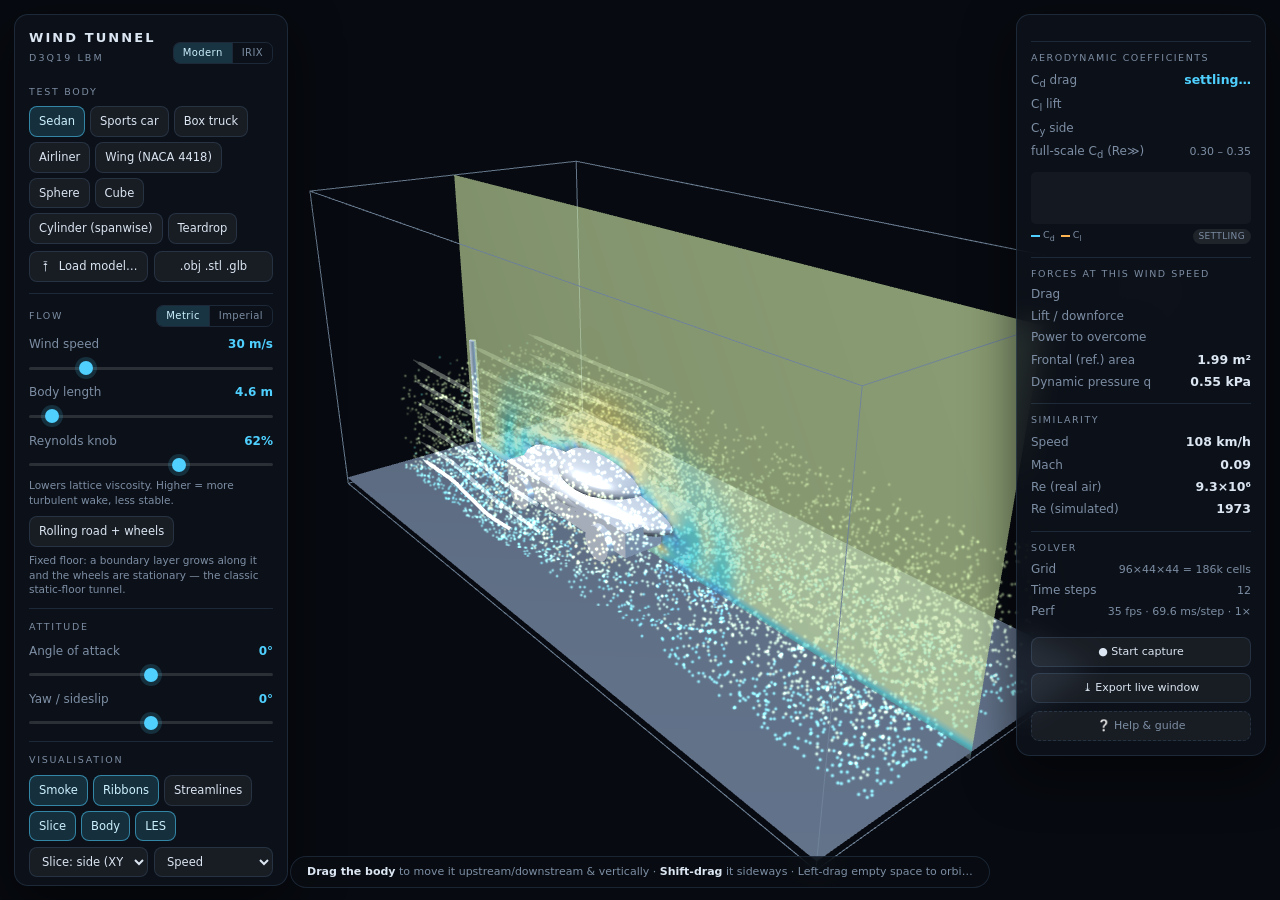
<file: index.html>
<!DOCTYPE html>
<html lang="en">
<head>
<meta charset="utf-8">
<meta name="viewport" content="width=device-width,initial-scale=1">
<title>Wind Tunnel — 3D Lattice Boltzmann CFD</title>
<link rel="stylesheet" href="css/style.css">
</head>
<body>

<canvas id="view"></canvas>

<!-- ---------------- controls ---------------- -->
<aside id="panel">
  <div class="wtitle"><span class="wmin"></span><span class="wname">Wind Tunnel</span><span class="wmax"></span></div>
  <div class="hdrrow">
    <h1>WIND&nbsp;TUNNEL <em>D3Q19 LBM</em></h1>
    <div class="seg"><button id="tModern">Modern</button><button id="tIrix">IRIX</button></div>
  </div>

  <section>
    <label class="hdr">Test body</label>
    <div id="shapes" class="chips"></div>
    <div class="grid2" style="margin-top:7px">
      <button id="loadModel" class="wide">⭱&nbsp; Load model…</button>
      <button id="dropHelp" class="wide">.obj .stl .glb</button>
    </div>
    <input type="file" id="modelFile" accept=".obj,.stl,.glb" hidden>

    <div id="modelBox" class="hide">
      <div class="grid2">
        <select id="mUp">
          <option value="auto">Up axis: auto</option>
          <option value="0">Up axis: X</option>
          <option value="1">Up axis: Y</option>
          <option value="2">Up axis: Z</option>
        </select>
        <select id="mFwd">
          <option value="auto">Nose axis: auto</option>
          <option value="0">Nose axis: X</option>
          <option value="1">Nose axis: Y</option>
          <option value="2">Nose axis: Z</option>
        </select>
      </div>
      <div class="chips" style="margin-top:6px">
        <button id="mRot">⟳&nbsp; Rotate 90°</button>
        <button id="mFlip">Flip 180°</button>
        <button id="mGround">On the road</button>
      </div>
      <p class="note" id="modelInfo"></p>
    </div>
  </section>

  <section>
    <div class="hdrrow">
      <label class="hdr">Flow</label>
      <div class="seg">
        <button id="uMetric">Metric</button><button id="uImperial">Imperial</button>
      </div>
    </div>
    <div class="row"><span>Wind speed</span><b id="windv"></b></div>
    <input type="range" id="wind" min="5" max="120" step="1" value="30">
    <div class="row"><span>Body length</span><b id="lengthMv"></b></div>
    <input type="range" id="lengthM" min="0.5" max="60" step="0.1" value="4.6">
    <div class="row"><span>Reynolds knob</span><b id="rev"></b></div>
    <input type="range" id="re" min="0" max="100" step="1" value="62">
    <p class="note">Lowers lattice viscosity. Higher = more turbulent wake, less stable.</p>
    <div class="chips" style="margin-top:9px"><button id="tRoad">Rolling road + wheels</button></div>
    <p class="note" id="roadNote"></p>
  </section>

  <section>
    <label class="hdr">Attitude</label>
    <div class="row"><span>Angle of attack</span><b id="aoav"></b></div>
    <input type="range" id="aoa" min="-25" max="25" step="0.5" value="0">
    <div class="row"><span>Yaw / sideslip</span><b id="yawv"></b></div>
    <input type="range" id="yaw" min="-45" max="45" step="0.5" value="0">
  </section>

  <section>
    <label class="hdr">Visualisation</label>
    <div class="chips">
      <button id="tSmoke">Smoke</button>
      <button id="tRibbons">Ribbons</button>
      <button id="tLines">Streamlines</button>
      <button id="tSlice">Slice</button>
      <button id="tBody">Body</button>
      <button id="tLes">LES</button>
    </div>
    <div class="grid2">
      <select id="sliceAxis">
        <option value="xy">Slice: side (XY)</option>
        <option value="xz">Slice: top (XZ)</option>
      </select>
      <select id="sliceField">
        <option value="speed">Speed</option>
        <option value="vorticity">Vorticity</option>
        <option value="pressure">Pressure</option>
      </select>
    </div>
    <canvas id="legendBar" width="256" height="9"></canvas>
    <div class="legrow"><span id="legMin"></span><span id="legMid"></span><span id="legMax"></span></div>
    <div class="row"><span>Ribbons</span><b id="ribNv"></b></div>
    <input type="range" id="ribN" min="1" max="45" step="1" value="24">
    <p class="note">Drag the wand (the pole upstream) to probe the flow anywhere,
      the way a technician moves a smoke wand around the model.</p>
    <div class="row"><span>Smoke particles</span><b id="smokeNv"></b></div>
    <input type="range" id="smokeN" min="1000" max="24000" step="500" value="9000">
    <div class="row"><span>Visual flow rate</span><b id="vspeedv"></b></div>
    <input type="range" id="vspeed" min="2" max="40" step="1" value="14">
  </section>

  <section>
    <label class="hdr">Solver</label>
    <div class="row"><span>Compute</span><b></b></div>
    <div class="seg" style="margin:2px 0 4px">
      <button id="cSingle">Single core</button><button id="cMulti">Multi-core</button>
    </div>
    <div class="chips"><button id="cBench" class="wide">⏱ Benchmark &amp; tune</button></div>
    <p class="note" id="computeNote"></p>
    <select id="resSel" style="margin-top:8px">
      <option value="fast">Grid: fast (72×34×34)</option>
      <option value="balanced" selected>Grid: balanced (96×44×44)</option>
      <option value="detail">Grid: detail (124×56×56)</option>
    </select>
    <div class="grid2" style="margin-top:8px">
      <button id="pause" class="wide">❚❚&nbsp; Pause</button>
      <button id="reset" class="wide">↺&nbsp; Reset flow</button>
    </div>
  </section>
</aside>

<!-- ---------------- readouts ---------------- -->
<aside id="stats">
  <div class="wtitle"><span class="wmin"></span><span class="wname">Measurements</span><span class="wmax"></span></div>
  <div class="sect">Aerodynamic coefficients</div>
  <div class="s"><span>C<sub>d</sub> drag</span><b id="cd">–</b></div>
  <div class="s"><span>C<sub>l</sub> lift</span><b id="cl">–</b></div>
  <div class="s"><span>C<sub>y</sub> side</span><b id="cs">–</b></div>
  <div class="s dim"><span>full-scale C<sub>d</sub> (Re≫)</span><b id="refcd">–</b></div>
  <canvas id="trace" width="256" height="52"></canvas>
  <div class="tracefoot">
    <span><i class="k kcd"></i>C<sub>d</sub> &nbsp;<i class="k kcl"></i>C<sub>l</sub></span>
    <span id="convState" class="cstate">starting</span>
  </div>

  <div class="sect">Forces at this wind speed</div>
  <div class="s"><span>Drag</span><b id="drag">–</b></div>
  <div class="s"><span id="liftlbl">Lift / downforce</span><b id="lift">–</b></div>
  <div class="s"><span>Power to overcome</span><b id="power">–</b></div>
  <div class="s"><span id="arealbl">Frontal (ref.) area</span><b id="area">–</b></div>
  <div class="s"><span>Dynamic pressure q</span><b id="q">–</b></div>

  <div class="sect">Similarity</div>
  <div class="s"><span>Speed</span><b id="kmh">–</b></div>
  <div class="s"><span>Mach</span><b id="mach">–</b></div>
  <div class="s"><span>Re (real air)</span><b id="reReal">–</b></div>
  <div class="s"><span>Re (simulated)</span><b id="reSim">–</b></div>

  <div class="sect">Solver</div>
  <div class="s dim"><span>Grid</span><b id="grid">–</b></div>
  <div class="s dim"><span>Time steps</span><b id="tsteps">–</b></div>
  <div class="s dim"><span>Perf</span><b id="perf">–</b></div>
  <button id="capBtn" class="link">● Start capture</button>
  <button id="exportRun" class="link">⤓ Export live window</button>
  <button id="help" class="link">❔ Help &amp; guide</button>
</aside>

<!-- attribution for an uploaded model — sits on the canvas, like a photo credit -->
<div id="modelCredit" class="hide"></div>

<div id="hint">
  <b>Drag the body</b> to move it upstream/downstream &amp; vertically · <b>Shift-drag</b> it sideways ·
  Left-drag empty space to orbit · Right-drag to pan · Scroll to zoom · <b>Space</b> pause · <b>R</b> reset
</div>

<!-- ---------------- help ---------------- -->
<div id="helpBox" class="hide">
  <div class="wtitle"><span class="wmin"></span><span class="wname">Wind Tunnel — guide</span></div>
  <button id="closeHelp">×</button>

  <nav class="toc">
    <button data-go="h-what">What this is</button>
    <button data-go="h-first">Your first test</button>
    <button data-go="h-controls">The controls</button>
    <button data-go="h-see">Reading what you see</button>
    <button data-go="h-measure">Measuring properly</button>
    <button data-go="h-physics">How it works</button>
    <button data-go="h-limits">Limitations</button>
  </nav>

  <h2 id="h-what">What this is</h2>
  <p>A wind tunnel that runs in your browser. The air is not an animation — it is solved, every frame, by a
  real <b>lattice Boltzmann Navier–Stokes solver</b> on a 3D grid of roughly 186,000 cells. Put a shape in
  the test section and the wake, the separation, the vortices and the forces are all computed from that
  flow rather than drawn.</p>
  <p>You can use the nine built-in shapes or drop in your own <code>.obj</code>, <code>.stl</code> or
  <code>.glb</code> model. It measures drag, lift and side force, reports them as coefficients with
  confidence intervals, and exports a full run report as CSV.</p>
  <p><b>What it is good for:</b> understanding <i>why</i> a shape behaves as it does, and comparing shapes
  against each other. <b>What it is not:</b> a certification-grade CFD package — read the limitations
  before quoting a number.</p>

  <h2 id="h-first">Your first test</h2>
  <ol>
    <li><b>Pick a body.</b> Start with <i>Sedan</i>, already selected.</li>
    <li><b>Watch the flow develop.</b> The smoke sweeps downstream and the wake forms behind the body.
      The coefficients read <i>settling…</i> until it has.</li>
    <li><b>Wait for the badge</b> under the trace to stop saying <i>averaging</i>. When it reads
      <b>converged</b>, the number has stopped moving and the error bar is small.</li>
    <li><b>Note the C<sub>d</sub>.</b> Then click <i>Box truck</i> and compare. That difference is the
      thing this tool is genuinely good at.</li>
    <li><b>Turn on the Slice</b> and set it to <i>Pressure</i>. Red on the nose is the air being stopped;
      blue behind is the low-pressure wake pulling backwards. The gap between them <i>is</i> the drag.</li>
    <li><b>Drag the body</b> around the test section, or set an <i>Angle of attack</i>, and watch the
      numbers respond.</li>
  </ol>

  <h2 id="h-controls">The controls</h2>
  <p><b>Test body</b> — the nine built-in shapes, plus <i>Load model…</i> for your own. Uploaded models get
  orientation controls (<i>Up axis</i>, <i>Nose axis</i>, <i>Rotate 90°</i>, <i>Flip 180°</i>) in case the
  automatic guess picks wrong, and <i>On the road</i> to rest it on the floor instead of centring it.</p>
  <p><b>Flow</b> — <i>Wind speed</i> and <i>Body length</i> set the physical scale; they convert
  coefficients into newtons but do not change the flow pattern, which depends only on Reynolds number.
  The <i>Reynolds knob</i> lowers lattice viscosity: higher means a more turbulent, livelier wake.
  <i>Rolling road + wheels</i> makes the floor sweep past and the wheels spin, as on a real road.</p>
  <p><b>Attitude</b> — <i>Angle of attack</i> pitches the nose up, <i>Yaw</i> turns it into a crosswind.</p>
  <p><b>Visualisation</b> — three ways to see the air (below), plus the <i>Slice</i> plane, <i>Body</i> to
  hide the model and see the flow through it, and <i>LES</i> for the turbulence model.</p>
  <p><b>Solver</b> — <i>Single core</i> or <i>Multi-core</i> (needs the page served, not opened off disk),
  the grid resolution, and pause/reset. Press <i>Benchmark &amp; tune</i> once: it times your machine and
  picks the best worker count.</p>
  <table class="keys">
    <tr><td>Drag the body</td><td>move it upstream/downstream and vertically</td></tr>
    <tr><td>Shift-drag the body</td><td>move it sideways</td></tr>
    <tr><td>Drag the wand</td><td>the pole upstream — probe the flow anywhere</td></tr>
    <tr><td>Left-drag empty space</td><td>orbit · <b>right-drag</b> pan · <b>scroll</b> zoom</td></tr>
    <tr><td>Space / R</td><td>pause · reset the flow</td></tr>
  </table>

  <h2 id="h-see">Reading what you see</h2>
  <p><b>Smoke</b> is a cloud of tracer particles coloured by speed — good for spotting fast, slow and
  trapped air at a glance. <b>Ribbons</b> are smoke-wand <i>streaklines</i>: the trail of everything ever
  released from one nozzle, which is exactly what a real smoke wand emits, and the thing that visibly rolls
  up into vortices. Set the count to a single wand and drag it around to probe one spot at a time, the way
  a technician does. <b>Streamlines</b> are thin curves tangent to the velocity field at one instant.</p>
  <p>The <b>Slice</b> plane has a colour key beneath it that changes with the field:</p>
  <ul>
    <li><b>Speed</b> — navy is stopped air, yellow-green is the free stream (marked with a tick), red is
      about 1.6× wind speed. Blue here means <i>slow</i>, not low pressure.</li>
    <li><b>Pressure</b> — blue is suction, red is compression, black is ambient.</li>
    <li><b>Vorticity</b> — blue and red are opposite <i>directions</i> of spin.</li>
  </ul>
  <p>Speed and pressure look like mirror images wherever the flow stays attached — that is just Bernoulli.
  Where they stop mirroring is the wake: air there is both slow <i>and</i> low pressure, because separated
  flow dissipates energy rather than trading it. That failure is precisely what pressure drag is.</p>

  <h2 id="h-measure">Measuring properly</h2>
  <p>A number is only worth quoting once it has stopped moving. The badge under the trace tells you:
  <b>settling</b> (the wake is still forming, nothing is being averaged yet), <b>averaging</b> (collecting),
  <b>drifting</b> (still trending — wait), <b>noisy</b> (stable but the error bar is wide) and
  <b>converged</b> (mean stable, 95% interval under 3%).</p>
  <p>Error bars come from the blocking method rather than σ/√N, because consecutive timesteps in a shedding
  wake are heavily correlated and the naive formula would flatter the result badly.</p>
  <p>To record a run: press <b>● Start capture</b>, let it gather, press <b>■ Stop</b>, then
  <b>⤓ Export</b>. The CSV holds every test condition, the results with confidence intervals in both
  coefficients and newtons, and the raw time series. Capture stops by itself if you change the body, angle
  or wind speed mid-run, since a window spanning a change of conditions would be meaningless.</p>

  <h2 id="h-physics">How it works</h2>
  <p>The air is solved with the <b>lattice Boltzmann method</b> on a 3D D3Q19 lattice. Each cell carries 19
  particle-distribution functions that stream to their neighbours and relax toward the Maxwell–Boltzmann
  equilibrium every step:</p>
  <pre>f<sub>q</sub>(x + c<sub>q</sub>Δt, t + Δt) = f<sub>q</sub>(x,t) − (1/τ)·[ f<sub>q</sub> − f<sub>q</sub><sup>eq</sup> ]</pre>
  <p>Through the Chapman–Enskog expansion this recovers the <b>incompressible Navier–Stokes equations</b>
  with kinematic viscosity ν = c<sub>s</sub><sup>2</sup>(τ − ½), c<sub>s</sub><sup>2</sup> = ⅓. Mass and
  momentum are conserved exactly; pressure comes from the density field as p = ρc<sub>s</sub><sup>2</sup>,
  so no separate Poisson solve is needed.</p>
  <ul>
    <li><b>Body surface</b> — halfway bounce-back, i.e. a true no-slip wall. The body is voxelised from the
      same analytic primitives that build the mesh, so the solver feels exactly the shape you see.</li>
    <li><b>Forces</b> — computed by the momentum-exchange method: every population that bounces off the
      surface deposits 2·c<sub>q</sub>·f<sub>q</sub> of momentum. Summed over the body this gives real drag,
      lift and side force, then C<sub>d</sub> = 2F / (ρu²A).</li>
    <li><b>Turbulence</b> — a Smagorinsky sub-grid (LES) model adds eddy viscosity where the strain rate is
      large, which is what keeps the wake alive instead of blowing up.</li>
    <li><b>Boundaries</b> — velocity inlet, zero-gradient outlet, free-stream far field, and an optional
      no-slip road for the ground-vehicle cases.</li>
  </ul>
  <h2 id="h-limits">Honest limitations</h2>
  <p>A real car at 100 km/h sits at Re ≈ 10<sup>7</sup>. On a 96×44×44 grid in a browser we resolve
  Re ≈ 10<sup>3</sup>–10<sup>4</sup> (both numbers are shown in the panel). The physics — separation,
  recirculation, vortex shedding, wake momentum deficit, pressure recovery — is genuinely right, and the
  solver reproduces the textbook C<sub>d</sub> of a cube (1.18 vs 1.05) and a cylinder (1.13 vs 1.17)
  well, ranks the vehicles correctly (truck 1.39 &gt; sedan 1.12), and gives a wing a lift curve of the
  right slope and sign (C<sub>l</sub> = −0.26 / +0.01 / +0.42 at α = −8° / 0° / +8°, against ≈1.9 per
  radian from lifting-line theory at this aspect ratio). But the reference figures listed above are
  <b>full-scale</b> values, and C<sub>d</sub> is a strong
  function of Reynolds number for anything rounded or streamlined. At our Reynolds number the boundary
  layer is proportionally enormous, so skin friction dominates and slippery shapes — the teardrop
  especially — read far higher than their full-scale numbers. That is not a bug; it is what a real tunnel
  measures at this Re too.</p>
  <p><b>Compare shapes against each other</b>, not against a wind-tunnel report. Tunnel blockage is held near
  10% of the test-section area, which still inflates C<sub>d</sub> somewhat. Smoke advection is time-scaled
  for visibility, so particle speed on screen is not the physical air speed.</p>

  <h2>Who made this</h2>
  <p>Built by <b>Diego Cibils</b> with the help of <b>Claude</b>, for learning and experimentation.
  It is a teaching and exploration tool, not a certification-grade CFD package — see the limitations
  above before trusting a number.</p>
</div>

<script src="vendor/three.min.js"></script>
<script>
  if (!window.THREE) document.write(
    '<scr' + 'ipt src="https://cdn.jsdelivr.net/npm/three@0.147.0/build/three.min.js"><\/scr' + 'ipt>');
</script>
<div id="dropzone" class="hide"><div>Drop a model to test it<em>.obj &nbsp;·&nbsp; .stl &nbsp;·&nbsp; .glb</em></div></div>

<script src="js/lbm.js"></script>
<script src="js/pool.js"></script>
<script src="js/meshio.js"></script>
<script src="js/voxel.js"></script>
<script src="js/shapes.js"></script>
<script src="js/main.js"></script>
</body>
</html>
</file>
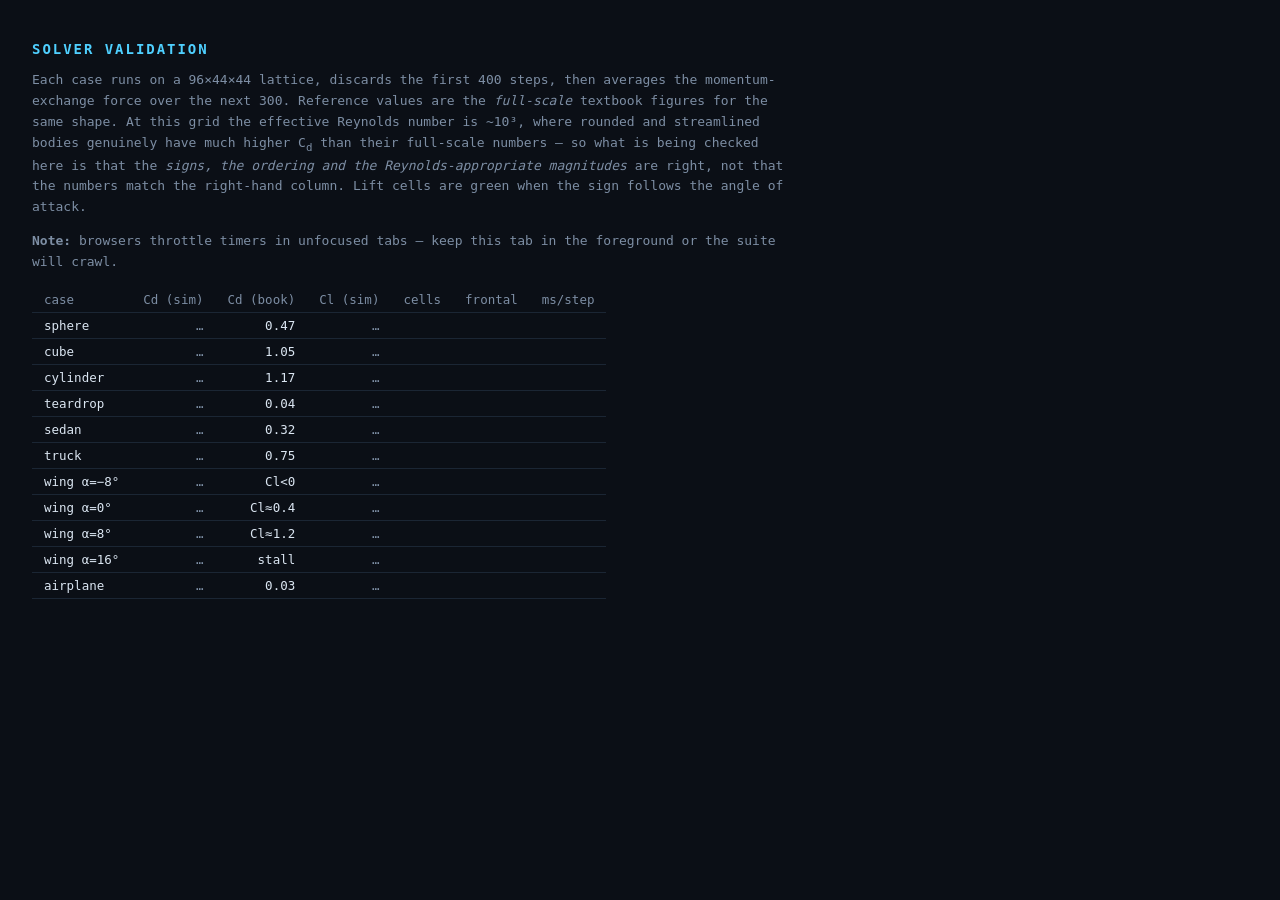
<file: test.html>
<!DOCTYPE html>
<html>
<head>
<meta charset="utf-8">
<title>Wind tunnel — solver validation</title>
<style>
  body{background:#0b0f16;color:#dbe6f2;font:13px ui-monospace,Consolas,monospace;padding:24px}
  h1{font-size:14px;letter-spacing:.14em;text-transform:uppercase;color:#4fd0ff}
  table{border-collapse:collapse;margin-top:14px;font-size:12.5px}
  th,td{padding:5px 12px;text-align:right;border-bottom:1px solid rgba(120,170,220,.15)}
  th{color:#7d8ea4;font-weight:500;text-align:right}
  td:first-child,th:first-child{text-align:left}
  .ok{color:#7ee787}.bad{color:#ff7b72}.pend{color:#7d8ea4}
  p{color:#7d8ea4;max-width:760px;line-height:1.6}
</style>
</head>
<body>
<h1>Solver validation</h1>
<p>Each case runs on a 96×44×44 lattice, discards the first 400 steps, then averages the
momentum-exchange force over the next 300. Reference values are the <em>full-scale</em>
textbook figures for the same shape. At this grid the effective Reynolds number is ~10³, where
rounded and streamlined bodies genuinely have much higher C<sub>d</sub> than their full-scale
numbers — so what is being checked here is that the <em>signs, the ordering and the
Reynolds-appropriate magnitudes</em> are right, not that the numbers match the right-hand column.
Lift cells are green when the sign follows the angle of attack.</p>
<p><b>Note:</b> browsers throttle timers in unfocused tabs — keep this tab in the foreground or the
suite will crawl.</p>
<table id="t">
  <tr><th>case</th><th>Cd (sim)</th><th>Cd (book)</th><th>Cl (sim)</th><th>cells</th><th>frontal</th><th>ms/step</th></tr>
</table>

<script src="js/lbm.js"></script>
<script src="js/shapes.js"></script>
<script>
const NX=96, NY=44, NZ=44, WARM=400, AVG=300;
const CASES = [
  {name:'sphere',     shape:'sphere',   ground:false, book:'0.47',  aoa:0},
  {name:'cube',       shape:'cube',     ground:false, book:'1.05',  aoa:0},
  {name:'cylinder',   shape:'cylinder', ground:false, book:'1.17',  aoa:0},
  {name:'teardrop',   shape:'teardrop', ground:false, book:'0.04',  aoa:0},
  {name:'sedan',      shape:'sedan',    ground:true,  book:'0.32',  aoa:0},
  {name:'truck',      shape:'truck',    ground:true,  book:'0.75',  aoa:0},
  {name:'wing α=−8°', shape:'wing',     ground:false, book:'Cl<0',  aoa:-8},
  {name:'wing α=0°',  shape:'wing',     ground:false, book:'Cl≈0.4',aoa:0},
  {name:'wing α=8°',  shape:'wing',     ground:false, book:'Cl≈1.2',aoa:8},
  {name:'wing α=16°', shape:'wing',     ground:false, book:'stall', aoa:16},
  {name:'airplane',   shape:'airplane', ground:false, book:'0.03',  aoa:2}
];

const table = document.getElementById('t');
CASES.forEach(c=>{
  const tr = document.createElement('tr');
  tr.innerHTML = `<td>${c.name}</td><td class="pend">…</td><td>${c.book}</td>`+
                 `<td class="pend">…</td><td></td><td></td><td></td>`;
  table.appendChild(tr); c.row = tr;
});

let k = 0;
function next(){
  if (k >= CASES.length) { document.title = 'DONE — ' + document.title; return; }
  const c = CASES[k];
  const L = new LBM(NX,NY,NZ);
  L.tau = 0.5 + Math.pow(10, -1.1 - 2.3*0.62);
  const b = new Shapes.Body(c.shape);
  b.fit(NX,NY,NZ);
  b.pos = [NX*0.36, c.ground ? 1 : NY*0.5, NZ*0.5];
  b.pitch = -c.aoa * Math.PI/180;         // nose points at -x
  L.voxelize(b.makeTest(), b.box(), c.ground);
  const A = b.def.ref === 'planform' ? L.planformArea : L.frontalArea;

  let n=0, Fx=0, Fy=0, t=0, ms=0;
  (function chunk(){
    const t0 = performance.now();
    for (let s=0; s<40 && t<WARM+AVG; s++, t++){
      L.step();
      if (t>=WARM){ Fx+=L.force[0]; Fy+=L.force[1]; n++; }
    }
    ms += performance.now()-t0;
    if (t < WARM+AVG) return setTimeout(chunk, 0);

    const q = 0.5*L.u0*L.u0*A;
    const cd = Fx/n/q, cl = Fy/n/q;
    const cells = c.row.children;
    cells[1].textContent = cd.toFixed(3);
    cells[1].className = cd > 0 ? 'ok' : 'bad';
    cells[3].textContent = cl.toFixed(3);
    cells[3].className = c.aoa > 0 ? (cl > 0 ? 'ok' : 'bad')
                       : c.aoa < 0 ? (cl < 0 ? 'ok' : 'bad') : '';
    cells[4].textContent = L.solidCells;
    cells[5].textContent = A + (b.def.ref === 'planform' ? ' (plan)' : '');
    cells[6].textContent = (ms/t).toFixed(1);
    k++; setTimeout(next, 0);
  })();
}
next();
</script>
</body>
</html>
</file>
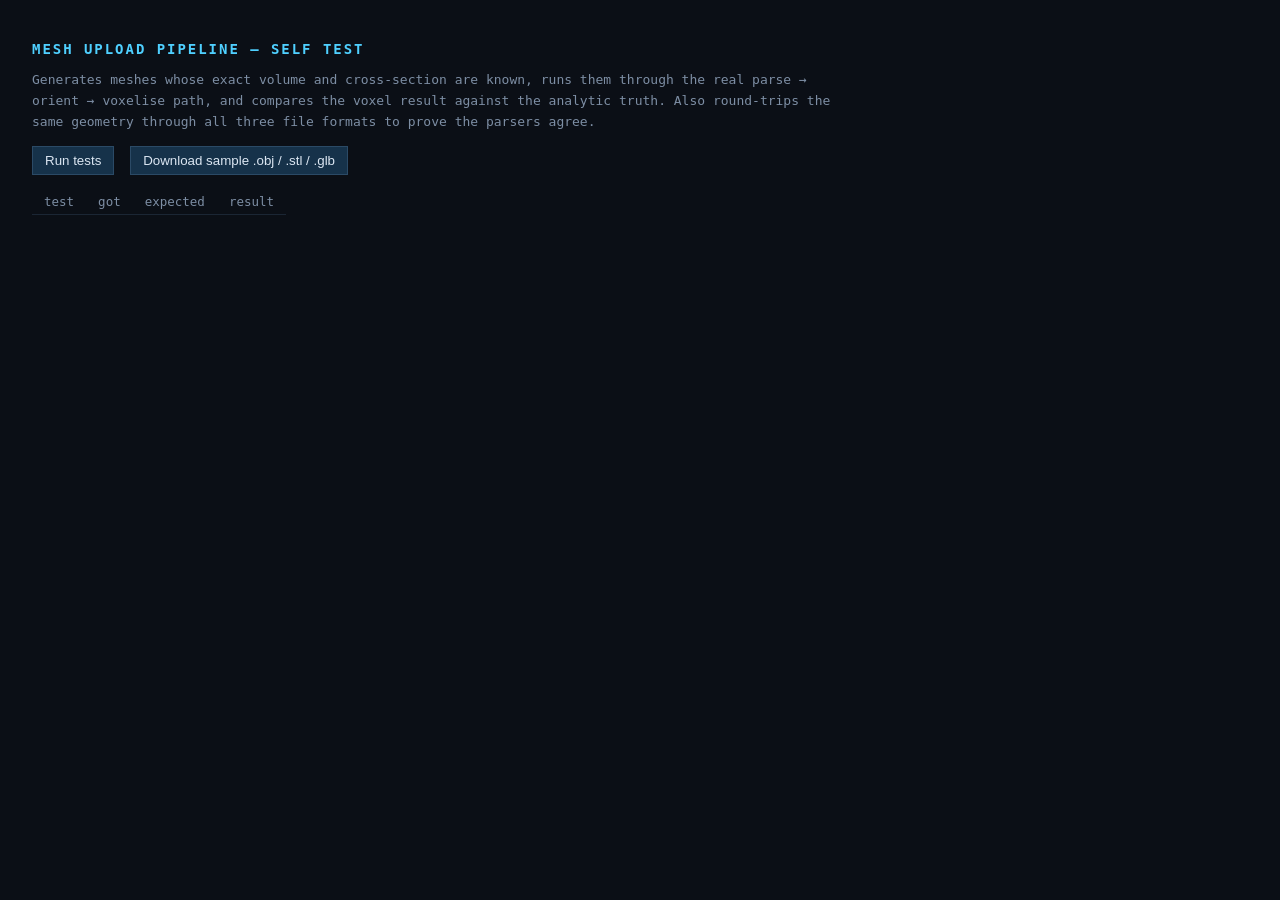
<file: testmodels.html>
<!DOCTYPE html>
<html>
<head>
<meta charset="utf-8">
<title>Mesh pipeline test</title>
<style>
  body{background:#0b0f16;color:#dbe6f2;font:13px ui-monospace,Consolas,monospace;padding:24px}
  h1{font-size:14px;letter-spacing:.14em;text-transform:uppercase;color:#4fd0ff}
  table{border-collapse:collapse;margin-top:14px;font-size:12.5px}
  th,td{padding:5px 12px;text-align:right;border-bottom:1px solid rgba(120,170,220,.15)}
  th{color:#7d8ea4;font-weight:500}
  td:first-child,th:first-child{text-align:left}
  .ok{color:#7ee787}.bad{color:#ff7b72}
  p{color:#7d8ea4;max-width:820px;line-height:1.6}
  button{background:#16324a;color:#dbe6f2;border:1px solid #2b4a66;padding:6px 12px;cursor:pointer;margin-right:8px}
</style>
</head>
<body>
<h1>Mesh upload pipeline — self test</h1>
<p>Generates meshes whose exact volume and cross-section are known, runs them through
the real parse → orient → voxelise path, and compares the voxel result against the
analytic truth. Also round-trips the same geometry through all three file formats to
prove the parsers agree.</p>
<button onclick="runAll()">Run tests</button>
<button onclick="downloadSamples()">Download sample .obj / .stl / .glb</button>
<table id="t"><tr><th>test</th><th>got</th><th>expected</th><th>result</th></tr></table>

<script>
// always fetch fresh — this page exists to test whatever is on disk right now
['js/lbm.js', 'js/meshio.js', 'js/voxel.js', 'js/shapes.js'].forEach(s =>
  document.write('<script src="' + s + '?v=' + Date.now() + '"><\/script>'));
</script>
<script>
const T = document.getElementById('t');
function row(name, got, want, pass){
  const tr=document.createElement('tr');
  tr.innerHTML = `<td>${name}</td><td>${got}</td><td>${want}</td>`+
                 `<td class="${pass?'ok':'bad'}">${pass?'PASS':'FAIL'}</td>`;
  T.appendChild(tr);
}

// ---------- generators (triangle soups) ----------
function boxMesh(sx,sy,sz){
  const h=[sx/2,sy/2,sz/2], v=[], q=[
    [[-1,-1,-1],[1,-1,-1],[1,1,-1],[-1,1,-1]], [[-1,-1,1],[-1,1,1],[1,1,1],[1,-1,1]],
    [[-1,-1,-1],[-1,1,-1],[-1,1,1],[-1,-1,1]], [[1,-1,-1],[1,-1,1],[1,1,1],[1,1,-1]],
    [[-1,-1,-1],[-1,-1,1],[1,-1,1],[1,-1,-1]], [[-1,1,-1],[1,1,-1],[1,1,1],[-1,1,1]]];
  for(const f of q){
    const p=f.map(c=>[c[0]*h[0],c[1]*h[1],c[2]*h[2]]);
    v.push(...p[0],...p[1],...p[2], ...p[0],...p[2],...p[3]);
  }
  return new Float32Array(v);
}
function sphereMesh(r,seg){
  const v=[];
  const P=(u,t)=>[r*Math.sin(t)*Math.cos(u), r*Math.cos(t), r*Math.sin(t)*Math.sin(u)];
  for(let i=0;i<seg;i++) for(let j=0;j<seg;j++){
    const u0=i/seg*2*Math.PI, u1=(i+1)/seg*2*Math.PI;
    const t0=j/seg*Math.PI,   t1=(j+1)/seg*Math.PI;
    const a=P(u0,t0),b=P(u1,t0),c=P(u1,t1),d=P(u0,t1);
    v.push(...a,...b,...c, ...a,...c,...d);
  }
  return new Float32Array(v);
}

// ---------- writers ----------
function toOBJ(P){
  let s='# test\n';
  for(let i=0;i<P.length;i+=3) s+=`v ${P[i]} ${P[i+1]} ${P[i+2]}\n`;
  for(let t=0;t<P.length/9;t++) s+=`f ${t*3+1} ${t*3+2} ${t*3+3}\n`;
  return new TextEncoder().encode(s).buffer;
}
function toSTL(P){
  const n=P.length/9, buf=new ArrayBuffer(84+n*50), dv=new DataView(buf);
  dv.setUint32(80,n,true);
  let o=84;
  for(let t=0;t<n;t++){
    o+=12;
    for(let k=0;k<9;k++){ dv.setFloat32(o,P[t*9+k],true); o+=4; }
    o+=2;
  }
  return buf;
}
function toGLB(P){
  const bin=new Uint8Array(P.buffer.slice(0));
  const pad=(4-(bin.length&3))&3;
  const json={asset:{version:'2.0'},scene:0,scenes:[{nodes:[0]}],
    nodes:[{mesh:0}],meshes:[{primitives:[{attributes:{POSITION:0},mode:4}]}],
    accessors:[{bufferView:0,componentType:5126,count:P.length/3,type:'VEC3'}],
    bufferViews:[{buffer:0,byteOffset:0,byteLength:bin.length}],
    buffers:[{byteLength:bin.length}]};
  let js=new TextEncoder().encode(JSON.stringify(json));
  const jpad=(4-(js.length&3))&3;
  const jlen=js.length+jpad, blen=bin.length+pad;
  const total=12+8+jlen+8+blen;
  const buf=new ArrayBuffer(total), dv=new DataView(buf), u8=new Uint8Array(buf);
  dv.setUint32(0,0x46546C67,true); dv.setUint32(4,2,true); dv.setUint32(8,total,true);
  dv.setUint32(12,jlen,true); dv.setUint32(16,0x4E4F534A,true);
  u8.set(js,20); for(let i=0;i<jpad;i++) u8[20+js.length+i]=0x20;
  const bo=20+jlen;
  dv.setUint32(bo,blen,true); dv.setUint32(bo+4,0x004E4942,true);
  u8.set(bin,bo+8);
  return buf;
}

function dl(name,buf){
  const a=document.createElement('a');
  a.href=URL.createObjectURL(new Blob([buf]));
  a.download=name; a.click();
}
function downloadSamples(){
  const car=boxMesh(4.2,1.4,1.8);
  dl('testbox.obj',toOBJ(car)); dl('testbox.stl',toSTL(car)); dl('testsphere.glb',toGLB(sphereMesh(1,32)));
}

// ---------- tests ----------
function runAll(){
  T.innerHTML='<tr><th>test</th><th>got</th><th>expected</th><th>result</th></tr>';

  // 1) parser agreement across the three formats
  const src = boxMesh(4,2,3);
  const ntri = src.length/9;
  for (const [fmt,buf] of [['obj',toOBJ(src)],['stl',toSTL(src)],['glb',toGLB(src)]]){
    let P=null,err='';
    try{ P=MeshIO.parse('x.'+fmt, buf); }catch(e){ err=e.message; }
    const okTri = P && P.length/9===ntri;
    let maxd=0;
    if(okTri) for(let i=0;i<P.length;i++) maxd=Math.max(maxd,Math.abs(P[i]-src[i]));
    row(`parse .${fmt}`, okTri?`${P.length/9} tris, max Δ ${maxd.toExponential(1)}`:('error: '+err),
        `${ntri} tris, Δ 0`, okTri && maxd<1e-5);
  }

  // 2) voxel volume of a box.
  // Voxelisation is deliberately CONSERVATIVE — every cell the surface passes
  // through is solid, so sub-cell features can never leak flow. So the answer
  // must sit between the exact volume and the volume grown by one cell layer.
  {
    const P=boxMesh(4,2,3);            // 4 long, 2 tall, 3 wide
    Shapes.orient(P,0,1,false,false);  // already body-aligned; normalises length to 1
    const v=Voxel.build(P,96);
    const a=1/v.cell, b=(2/4)/v.cell, c=(3/4)/v.cell;
    const lo=a*b*c, hi=(a+2)*(b+2)*(c+2);
    const got=v.stats.solid;
    row('box voxel volume', got.toLocaleString()+' cells',
        `${Math.round(lo).toLocaleString()} … ${Math.round(hi).toLocaleString()}`,
        got>=lo*0.999 && got<=hi);
    row('box watertight metric', v.stats.openness.toFixed(4), '< 0.02', v.stats.openness<0.02);
  }

  // 3) voxel volume of a sphere vs 4/3 pi r^3, same conservative bound
  {
    const P=sphereMesh(1,48);
    Shapes.orient(P,0,1,false,false);  // diameter -> 1.0
    const v=Voxel.build(P,96);
    const r=0.5/v.cell;
    const lo=(4/3)*Math.PI*r**3, hi=(4/3)*Math.PI*(r+1)**3;
    const got=v.stats.solid;
    row('sphere voxel volume', got.toLocaleString()+' cells',
        `${Math.round(lo).toLocaleString()} … ${Math.round(hi).toLocaleString()}`,
        got>=lo*0.999 && got<=hi);
    row('sphere watertight metric', v.stats.openness.toFixed(4), '< 0.02', v.stats.openness<0.02);
  }

  // 4) orientation: a Z-up, Y-long model must come out nose-at-minus-X, up-at-plus-Y
  {
    const P=boxMesh(1.0,4.0,2.0);      // long axis = Y, up = Z (smallest is X=1)
    const g=Shapes.guessAxes([1,4,2]);
    Shapes.orient(P,g.forward,g.up,false,false);
    const b=Voxel.bounds(P);
    const sx=b[3]-b[0], sy=b[4]-b[1], sz=b[5]-b[2];
    row('auto-orient (guess)', `fwd=${'XYZ'[g.forward]} up=${'XYZ'[g.up]}`, 'fwd=Y up=X',
        g.forward===1 && g.up===0);
    row('auto-orient extents', `${sx.toFixed(2)} × ${sy.toFixed(2)} × ${sz.toFixed(2)}`,
        '1.00 × 0.25 × 0.50', Math.abs(sx-1)<1e-4 && Math.abs(sy-0.25)<1e-4 && Math.abs(sz-0.5)<1e-4);
  }

  // 5) ground placement: model must rest on y = 0
  {
    const P=boxMesh(4,2,3);
    Shapes.orient(P,0,1,false,true);
    const b=Voxel.bounds(P);
    row('ground placement (y min)', b[1].toFixed(4), '0.0000', Math.abs(b[1])<1e-6);
  }

  // 6) end-to-end: mesh cube through the solver vs the analytic cube body
  {
    const NX=80,NY=36,NZ=36;
    function run(shape){
      const L=new LBM(NX,NY,NZ);
      L.tau=0.5+Math.pow(10,-1.1-2.3*0.62);
      const b=new Shapes.Body(shape); b.fit(NX,NY,NZ);
      b.pos=[NX*0.36,NY/2,NZ/2];
      L.voxelize(b.makeTest(), b.box(), false);
      let Fx=0,n=0;
      for(let t=0;t<440;t++){L.step(); if(t>=260){Fx+=L.force[0];n++;}}
      return {cd:Fx/n/(0.5*L.u0*L.u0*L.frontalArea), area:L.frontalArea, cells:L.solidCells};
    }
    const P=boxMesh(0.44,0.44,0.44);
    Shapes.addModel('meshcube','meshcube',P,{forward:0,up:1,flip:false,ground:false,res:96});
    Shapes.BODIES.meshcube.fill=1.0;              // same blockage budget as the analytic cube
    const a=run('cube'), m=run('meshcube');
    row('mesh cube frontal area', m.area+' cells', a.area+' cells', Math.abs(m.area-a.area)/a.area<0.06);
    row('mesh cube Cd', m.cd.toFixed(3), a.cd.toFixed(3)+' ±8%',
        Math.abs(m.cd-a.cd)/a.cd<0.08);
    delete Shapes.BODIES.meshcube;
  }
}
</script>
</body>
</html>
</file>
<file: css/style.css>
:root{
  --bg:#070a10;
  --panel:rgba(14,19,28,.82);
  --line:rgba(120,170,220,.16);
  --txt:#dbe6f2;
  --dim:#7d8ea4;
  --acc:#4fd0ff;
  --acc2:#ffb454;
}
*{box-sizing:border-box}
html,body{margin:0;height:100%;overflow:hidden;background:var(--bg);color:var(--txt);
  font:13px/1.45 ui-sans-serif,system-ui,"Segoe UI",Roboto,sans-serif;-webkit-font-smoothing:antialiased}
#view{position:fixed;inset:0;display:block;width:100%;height:100%}

/* ---------- panels ---------- */
aside{position:fixed;top:14px;background:var(--panel);backdrop-filter:blur(14px);
  border:1px solid var(--line);border-radius:14px;padding:14px;
  box-shadow:0 18px 50px rgba(0,0,0,.55);z-index:5}
#panel{left:14px;width:274px;max-height:calc(100vh - 28px);overflow-y:auto}
#stats{right:14px;width:250px}

.wtitle{display:none}
#panel h1{margin:0 0 12px;font-size:13px;letter-spacing:.16em;font-weight:700}
#panel h1 em{display:block;font-style:normal;font-size:9.5px;letter-spacing:.22em;
  color:var(--dim);font-weight:500;margin-top:3px}
section{padding-top:11px;margin-top:11px;border-top:1px solid var(--line)}
section:first-of-type{border-top:0;margin-top:0;padding-top:0}
.hdr{display:block;font-size:9.5px;letter-spacing:.18em;text-transform:uppercase;
  color:var(--dim);margin-bottom:8px}
.row{display:flex;justify-content:space-between;align-items:baseline;margin:9px 0 3px;font-size:12px}
.row span{color:var(--dim)}
.row b{font-variant-numeric:tabular-nums;font-weight:600;color:var(--acc)}
.note{margin:6px 0 0;font-size:10.5px;line-height:1.4;color:var(--dim)}
.note.warn{color:#ffb454}
body.irix .note.warn{color:#6d2a08}

/* ---------- inputs ---------- */
input[type=range]{-webkit-appearance:none;appearance:none;width:100%;height:3px;border-radius:3px;
  background:rgba(255,255,255,.13);outline:0;margin:2px 0 0}
input[type=range]::-webkit-slider-thumb{-webkit-appearance:none;width:14px;height:14px;border-radius:50%;
  background:var(--acc);cursor:pointer;box-shadow:0 0 0 4px rgba(79,208,255,.16)}
input[type=range]::-moz-range-thumb{width:14px;height:14px;border:0;border-radius:50%;
  background:var(--acc);cursor:pointer}
select{width:100%;background:rgba(255,255,255,.05);color:var(--txt);border:1px solid var(--line);
  border-radius:8px;padding:6px 8px;font:inherit;font-size:11.5px;outline:0;cursor:pointer}
select option{background:#111722}

button{background:rgba(255,255,255,.05);color:var(--txt);border:1px solid var(--line);
  border-radius:8px;padding:6px 9px;font:inherit;font-size:11.5px;cursor:pointer;transition:.14s}
button:hover{background:rgba(255,255,255,.11);border-color:rgba(120,170,220,.35)}
button.on{background:rgba(79,208,255,.16);border-color:rgba(79,208,255,.55);color:#cdf1ff}
button.off{opacity:.45}
.chips{display:flex;flex-wrap:wrap;gap:5px}
.chips button{flex:0 0 auto}
.grid2{display:grid;grid-template-columns:1fr 1fr;gap:6px;margin-top:6px}
.wide{width:100%}

/* unit switch */
.hdrrow{display:flex;justify-content:space-between;align-items:center;margin-bottom:8px}
.hdrrow .hdr{margin:0}
.seg{display:flex;border:1px solid var(--line);border-radius:7px;overflow:hidden}
.seg button{border:0;border-radius:0;padding:3px 9px;font-size:10px;letter-spacing:.04em;
  background:transparent;color:var(--dim)}
.seg button+button{border-left:1px solid var(--line)}
.seg button:hover{background:rgba(255,255,255,.07);color:var(--txt)}
.seg button.on{background:rgba(79,208,255,.18);color:#cdf1ff}

/* ---------- stats ---------- */
.sect{font-size:9.5px;letter-spacing:.16em;text-transform:uppercase;color:var(--dim);
  margin:12px 0 6px;padding-top:9px;border-top:1px solid var(--line)}
.sect:first-child{margin-top:0;padding-top:0;border-top:0}
.s{display:flex;justify-content:space-between;align-items:baseline;gap:8px;margin:4px 0;font-size:12px}
.s span{color:var(--dim)}
.s b{font-variant-numeric:tabular-nums;font-weight:600;font-size:12.5px}
.s.dim b{color:var(--dim);font-weight:500;font-size:11px}
#cd,#cl,#cs{color:var(--acc)}
#drag,#lift,#power{color:var(--acc2)}
#lift.down{color:#7ee787}
.link{width:100%;margin-top:8px;border-style:dashed;color:var(--dim);font-size:11px}
#capBtn{border-style:solid;color:var(--txt);margin-top:12px}
#capBtn.on{background:rgba(255,90,90,.16);border-color:rgba(255,110,110,.6);color:#ffb0b0}
#exportRun{border-style:solid;color:var(--txt);margin-top:6px}
body.irix #capBtn.on{background:#a8323b;color:#fff}

/* ---------- measurement trace ---------- */
#trace{display:block;width:100%;height:52px;margin-top:9px;border-radius:5px}
.tracefoot{display:flex;justify-content:space-between;align-items:center;
  margin-top:4px;font-size:9.5px;color:var(--dim)}
.k{display:inline-block;width:9px;height:2px;margin-right:3px;vertical-align:middle}
.kcd{background:#4fd0ff}.kcl{background:#ffb454}
.ci{font-size:9.5px;color:var(--dim);font-weight:500}
.cstate{padding:1px 6px;border-radius:999px;background:rgba(255,255,255,.07);
  letter-spacing:.04em;text-transform:uppercase;font-size:9px}
.cstate.converged{background:rgba(126,231,135,.18);color:#7ee787}
.cstate.drifting{background:rgba(255,180,84,.18);color:#ffb454}
.cstate.noisy,.cstate.averaging{background:rgba(255,255,255,.08);color:var(--dim)}
body.irix #trace{border-radius:0;
  box-shadow:inset 1px 1px 0 var(--lo),inset -1px -1px 0 var(--hi)}
body.irix .kcd{background:#14103a}body.irix .kcl{background:#5e1340}
body.irix .cstate{border-radius:0;background:rgba(255,255,255,.14);color:#2a2340}
body.irix .cstate.converged{background:rgba(20,90,30,.22);color:#0d4a1c}
body.irix .cstate.drifting{background:rgba(120,60,0,.20);color:#5e3410}

/* ---------- hint ---------- */
#hint{position:fixed;left:50%;bottom:12px;transform:translateX(-50%);z-index:5;
  background:rgba(10,14,20,.72);backdrop-filter:blur(10px);border:1px solid var(--line);
  border-radius:999px;padding:7px 16px;font-size:11px;color:var(--dim);white-space:nowrap;
  max-width:calc(100vw - 580px);overflow:hidden;text-overflow:ellipsis}
#hint b{color:var(--txt);font-weight:600}

/* ---------- help ---------- */
#helpBox{position:fixed;inset:auto 0 0 0;top:0;margin:auto;width:min(720px,92vw);max-height:82vh;
  overflow-y:auto;background:rgba(12,17,25,.97);border:1px solid var(--line);border-radius:16px;
  padding:26px 30px;z-index:20;box-shadow:0 30px 90px rgba(0,0,0,.7);height:fit-content}
#helpBox.hide{display:none}
#helpBox h2{font-size:12px;letter-spacing:.14em;text-transform:uppercase;color:var(--acc);
  margin:22px 0 8px;scroll-margin-top:54px}
#helpBox ol{padding-left:20px;margin:8px 0}
#helpBox ol li{margin:6px 0}
#helpBox code{font-family:ui-monospace,Consolas,monospace;font-size:12px;
  background:rgba(255,255,255,.07);padding:1px 4px;border-radius:3px}
.toc{display:flex;flex-wrap:wrap;gap:5px;margin:2px 0 6px;
  padding-bottom:12px;border-bottom:1px solid var(--line)}
.toc button{font-size:10.5px;padding:4px 9px}
table.keys{border-collapse:collapse;margin:10px 0 2px;width:100%}
table.keys td{padding:4px 8px 4px 0;font-size:12px;color:#b9c7d8;vertical-align:top;
  border-bottom:1px solid var(--line)}
table.keys td:first-child{white-space:nowrap;color:var(--txt);font-weight:600;width:38%}
body.irix #helpBox code{background:rgba(0,0,0,.12)}
body.irix table.keys td{color:#221c33}
body.irix table.keys td:first-child{color:#000}
#helpBox h2:first-of-type{margin-top:0}
#helpBox p,#helpBox li{font-size:13px;line-height:1.62;color:#b9c7d8;margin:8px 0}
#helpBox ul{padding-left:18px}
#helpBox b{color:var(--txt)}
#helpBox pre{background:rgba(255,255,255,.05);border:1px solid var(--line);border-radius:8px;
  padding:11px 13px;font-family:ui-monospace,Menlo,Consolas,monospace;font-size:12.5px;
  color:var(--acc);overflow-x:auto;margin:10px 0}
#closeHelp{position:absolute;top:14px;right:14px;width:28px;height:28px;padding:0;
  border-radius:50%;font-size:16px;line-height:1}

/* ---------- model credit (canvas watermark) ---------- */
#modelCredit{position:fixed;right:14px;bottom:14px;z-index:5;
  display:flex;align-items:center;gap:6px;flex-wrap:wrap;justify-content:flex-end;
  max-width:min(44vw,430px);padding:6px 12px;border-radius:999px;
  background:rgba(10,14,20,.66);backdrop-filter:blur(10px);
  border:1px solid var(--line);font-size:10.5px;line-height:1.3;color:var(--dim)}
#modelCredit.hide{display:none}
#modelCredit .ctitle{color:var(--txt);font-weight:600}
#modelCredit .csep{opacity:.45}
#modelCredit a{color:inherit;text-decoration:none;border-bottom:1px dotted rgba(140,170,200,.45)}
#modelCredit a:hover{color:var(--acc);border-bottom-color:currentColor}
body.irix #modelCredit{border-radius:0;background:var(--panel);backdrop-filter:none;
  border:1px solid #221d38;color:var(--dim);
  box-shadow:inset 2px 2px 0 var(--hi),inset -2px -2px 0 var(--lo)}
body.irix #modelCredit .ctitle{color:var(--txt)}
body.irix #modelCredit a{border-bottom-color:rgba(40,20,60,.5)}
body.irix #modelCredit a:hover{color:#3a1250}

/* the stats panel moves to the bottom-right on narrow screens — get out of it */
@media (max-width:1100px){
  #modelCredit{bottom:auto;top:14px;right:auto;left:50%;transform:translateX(-50%);
    max-width:calc(100vw - 560px)}
}

/* ---------- slice legend ---------- */
#legendBar{display:block;width:100%;height:9px;margin-top:8px;border-radius:2px}
.legrow{display:flex;justify-content:space-between;gap:4px;margin-top:3px;
  font-size:9.5px;color:var(--dim);font-variant-numeric:tabular-nums}
.legrow span:nth-child(2){text-align:center}
.legrow span:last-child{text-align:right}
body.irix #legendBar{border-radius:0;
  box-shadow:inset 1px 1px 0 var(--lo),inset -1px -1px 0 var(--hi)}

/* ---------- model upload ---------- */
#modelBox{margin-top:9px;padding-top:9px;border-top:1px solid var(--line)}
#modelBox.hide{display:none}
#modelInfo{margin-top:7px;white-space:pre-line}
#dropzone{position:fixed;inset:0;z-index:30;display:flex;align-items:center;justify-content:center;
  background:rgba(8,12,18,.72);backdrop-filter:blur(3px);pointer-events:none}
#dropzone.hide{display:none}
#dropzone div{border:2px dashed var(--acc);border-radius:16px;padding:40px 60px;text-align:center;
  font-size:19px;color:var(--txt);background:rgba(14,19,28,.9)}
#dropzone em{display:block;margin-top:9px;font-style:normal;font-size:12px;color:var(--dim);
  letter-spacing:.14em}
body.irix #dropzone div{border-radius:0;border-style:solid;border-color:var(--btnOn);
  background:var(--panel);color:var(--txt)}

::-webkit-scrollbar{width:8px;height:8px}
::-webkit-scrollbar-thumb{background:rgba(120,170,220,.22);border-radius:8px}
::-webkit-scrollbar-track{background:transparent}

@media (max-width:1100px){
  #hint{max-width:calc(100vw - 40px);font-size:10px}
  #stats{top:auto;bottom:56px;right:14px;width:210px}
}

/* ==========================================================================
   IRIX / Indigo Magic theme  —  body.irix
   Motif 3D relief: raised = light top-left + dark bottom-right, and the
   inverse when pressed. Square corners, purple-grey panels, teal entry
   fields, magenta action buttons, indigo title bars.
   ========================================================================== */
body.irix{
  --bg:#191934;
  --panel:#9d93ab;        /* window background */
  --line:#6d6280;
  --txt:#0d0a18;
  --dim:#332b4a;
  --hi:#cfc8db;           /* bevel highlight  */
  --lo:#575070;           /* bevel shadow     */
  --field:#12706f;        /* teal text entry  */
  --btn:#8d6a8c;
  --btnOn:#a83b78;
  --title:#2f2f66;
  font-family:"Lucida Grande","Lucida Sans Unicode","DejaVu Sans",Verdana,Helvetica,sans-serif;
  background:var(--bg);
}
body.irix aside,
body.irix #hint,
body.irix #helpBox{
  background:var(--panel);backdrop-filter:none;border:1px solid #221d38;border-radius:0;
  box-shadow:inset 2px 2px 0 var(--hi),inset -2px -2px 0 var(--lo),0 10px 30px rgba(0,0,0,.55);
}

/* 4Dwm-style window title bar */
body.irix .wtitle{
  display:flex;align-items:center;gap:7px;
  margin:-12px -12px 11px;padding:3px 5px;
  background:var(--title);color:#fff;font-size:11px;font-weight:700;
  position:sticky;top:-14px;z-index:3;
}
body.irix .wname{flex:1;text-align:center;letter-spacing:.02em}
body.irix .wmin,body.irix .wmax{
  width:13px;height:13px;background:var(--panel);flex:0 0 auto;
  box-shadow:inset 1px 1px 0 var(--hi),inset -1px -1px 0 var(--lo);
}
body.irix .wmin{height:5px}

body.irix #panel h1{color:var(--txt)}
body.irix #panel h1 em{color:var(--dim)}
body.irix .hdr,body.irix .sect{color:#241d3a}
body.irix section,body.irix .sect{border-top-color:var(--lo)}
body.irix .row span,body.irix .s span,body.irix .note{color:var(--dim)}
body.irix .row b,body.irix .s b,
body.irix #cd,body.irix #cl,body.irix #cs{color:#14103a}
body.irix #drag,body.irix #lift,body.irix #power{color:#5e1340}
body.irix #lift.down{color:#0d4a1c}
body.irix .s.dim b{color:#3d3556}

/* controls: Motif relief */
body.irix button,body.irix select{
  background:var(--btn);color:#fff;border:0;border-radius:0;
  box-shadow:inset 2px 2px 0 rgba(255,255,255,.34),inset -2px -2px 0 rgba(0,0,0,.42);
}
body.irix button:hover,body.irix select:hover{background:#9a789a}
body.irix button:active{
  box-shadow:inset -2px -2px 0 rgba(255,255,255,.26),inset 2px 2px 0 rgba(0,0,0,.45);
}
body.irix button.on{background:var(--btnOn);color:#fff}
body.irix select option{background:#4a3f57;color:#fff}
body.irix .seg{border:0}
body.irix .seg button+button{border-left:0}
body.irix .link{background:var(--btn);color:#fff;border-style:solid}
body.irix #closeHelp{border-radius:0}

body.irix input[type=range]{
  height:10px;border-radius:0;background:var(--panel);
  box-shadow:inset 2px 2px 0 var(--lo),inset -2px -2px 0 var(--hi);
}
body.irix input[type=range]::-webkit-slider-thumb{
  width:13px;height:19px;border-radius:0;background:var(--btn);
  box-shadow:inset 2px 2px 0 rgba(255,255,255,.34),inset -2px -2px 0 rgba(0,0,0,.42);
}
body.irix input[type=range]::-moz-range-thumb{
  width:13px;height:19px;border-radius:0;border:0;background:var(--btn);
}

body.irix #helpBox .wtitle{margin:-26px -30px 18px;padding:4px 6px;position:static}
body.irix #closeHelp{top:4px;right:7px;width:16px;height:16px;font-size:12px}
body.irix #helpBox h2{color:#3c1250}
body.irix #helpBox p,body.irix #helpBox li{color:#221c33}
body.irix #helpBox b{color:#000}
body.irix #helpBox pre{
  background:var(--field);color:#dffcfc;border:0;border-radius:0;
  box-shadow:inset 2px 2px 0 rgba(0,0,0,.35),inset -2px -2px 0 rgba(255,255,255,.18);
}
body.irix #hint b{color:var(--txt)}
body.irix ::-webkit-scrollbar-thumb{background:var(--btn);border-radius:0}
</file>
